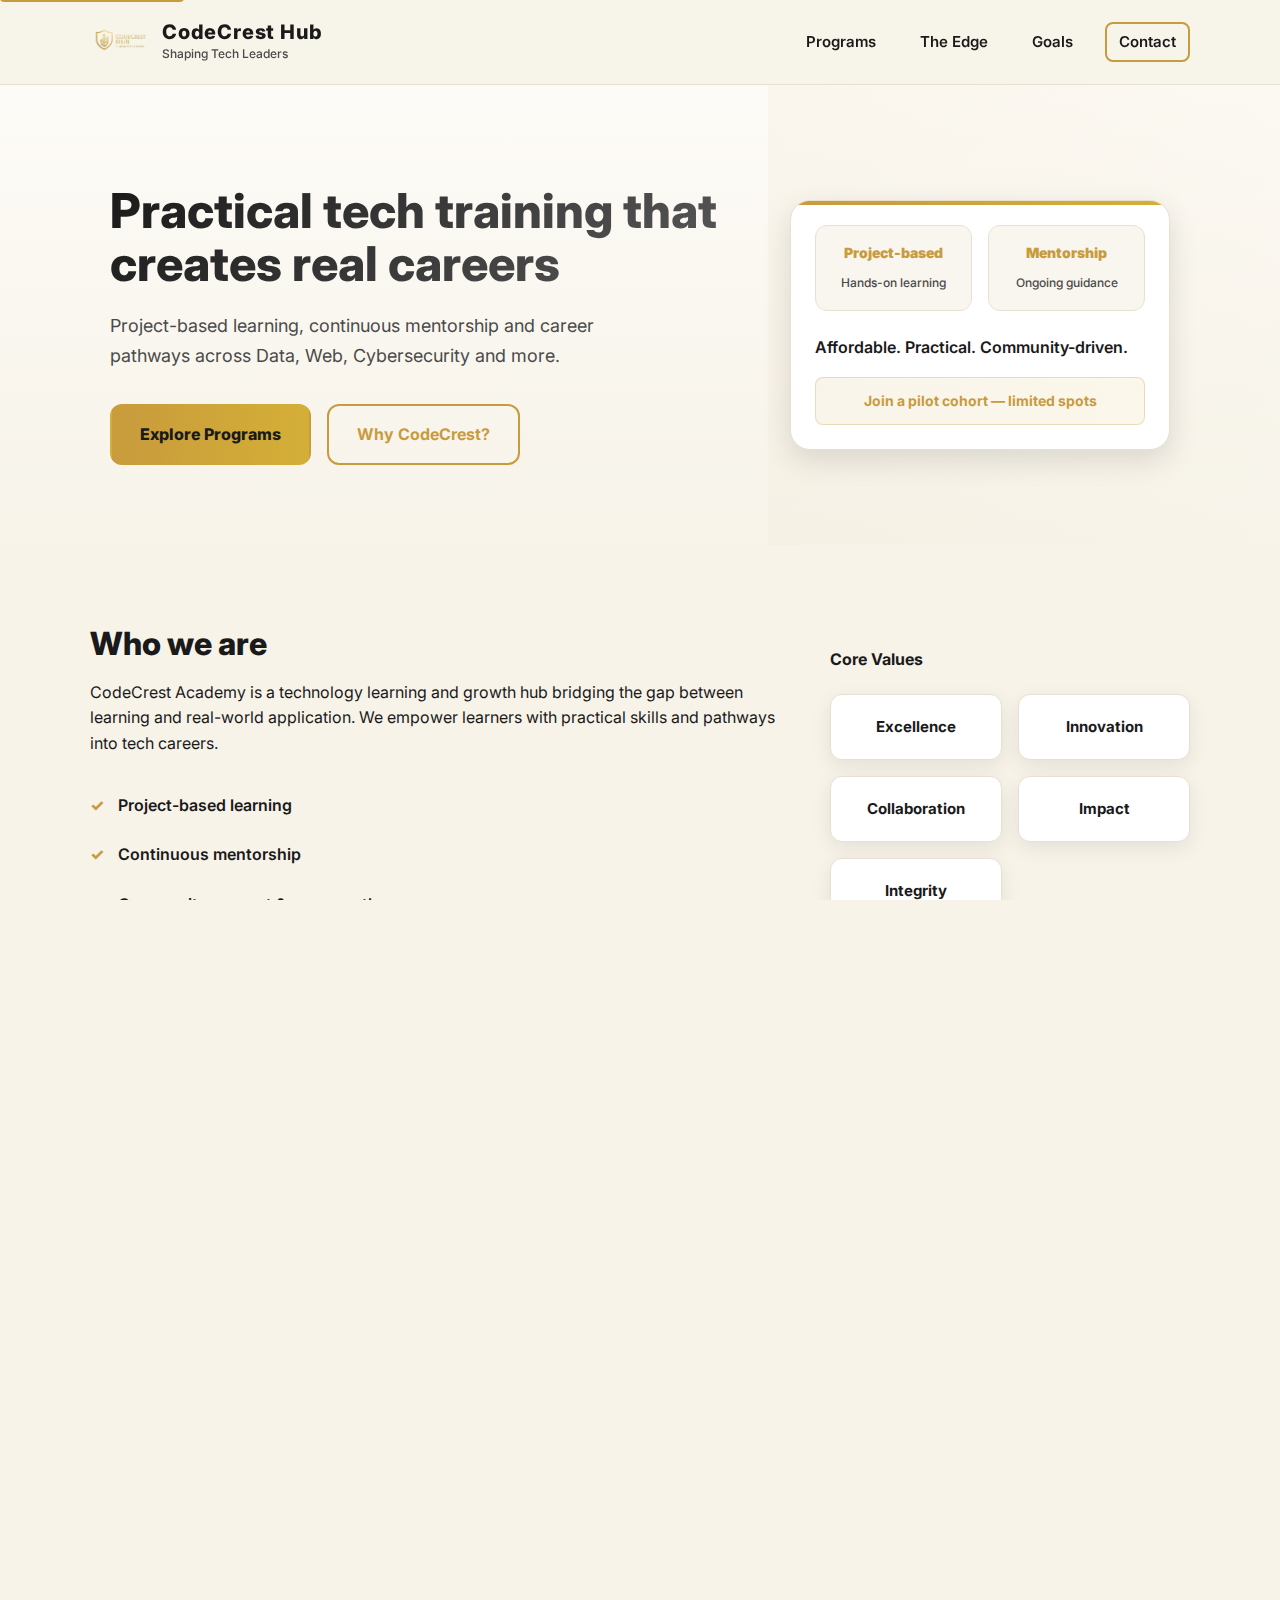
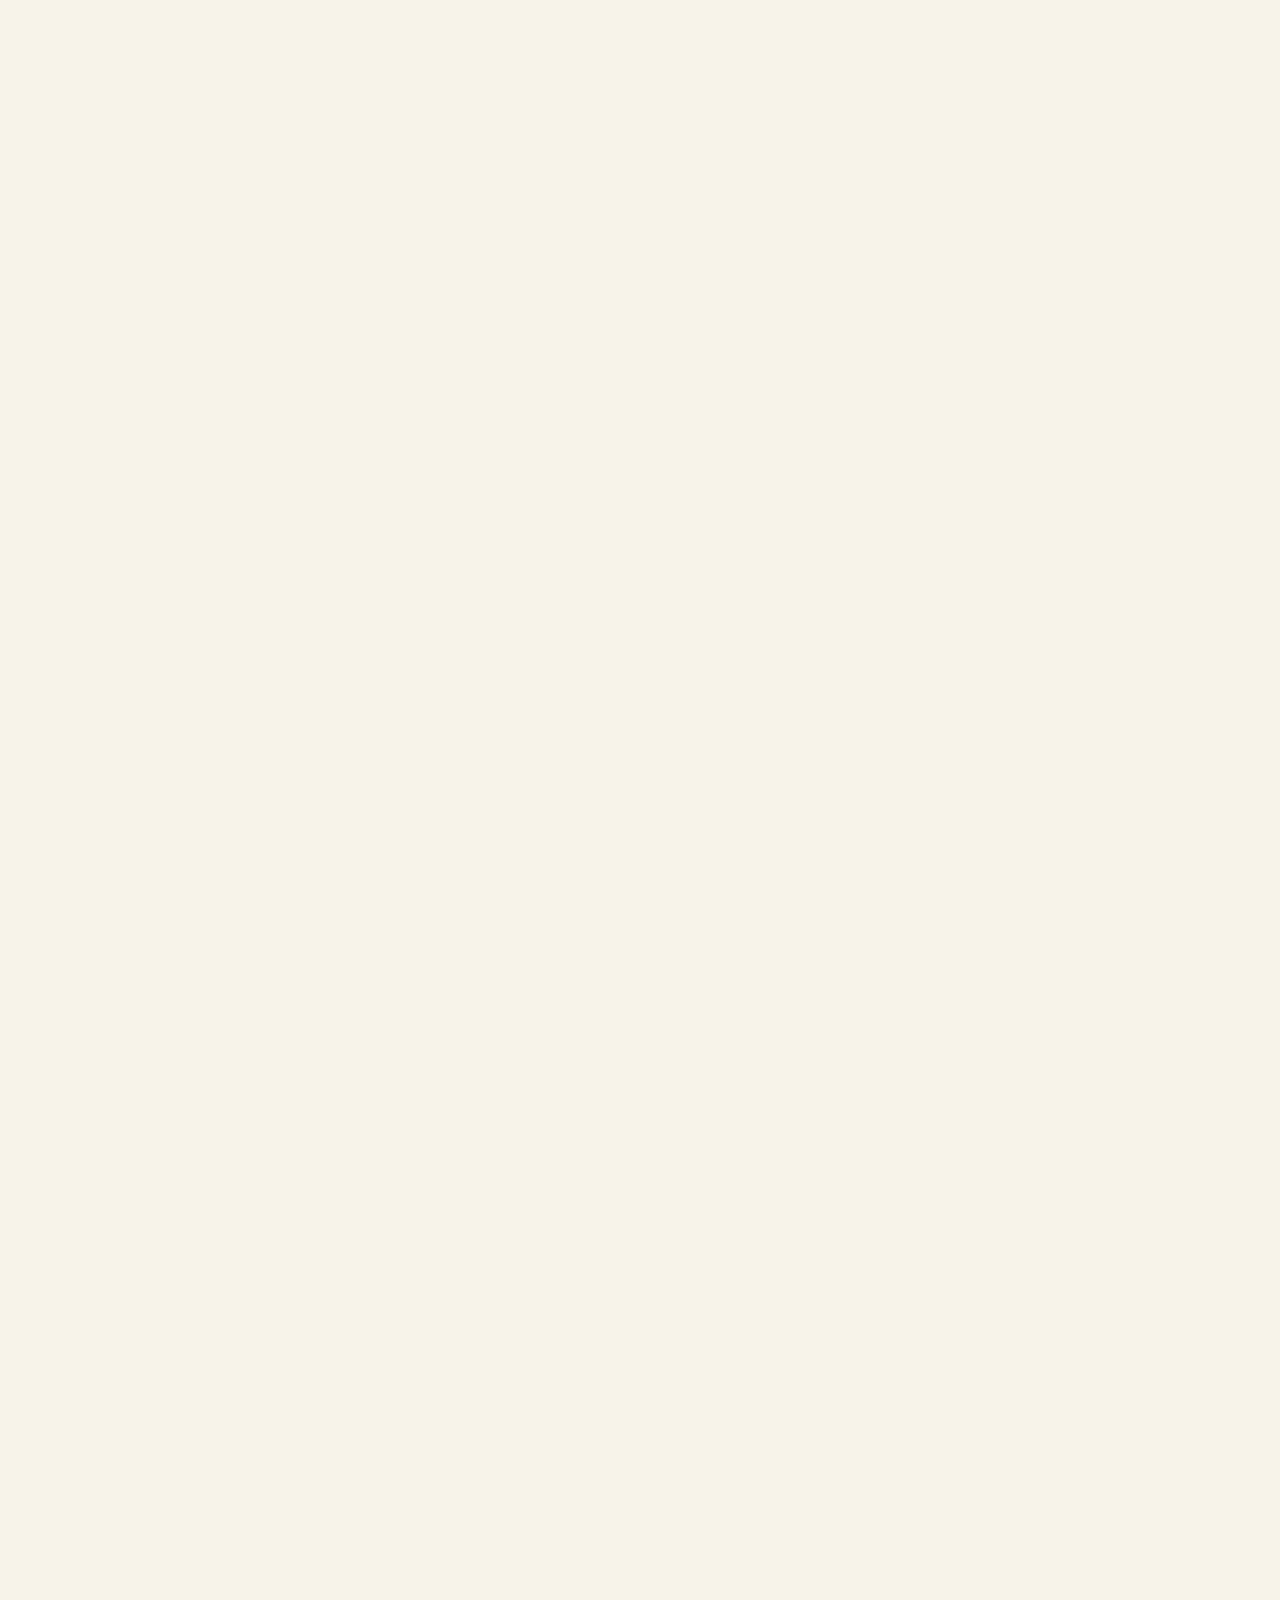
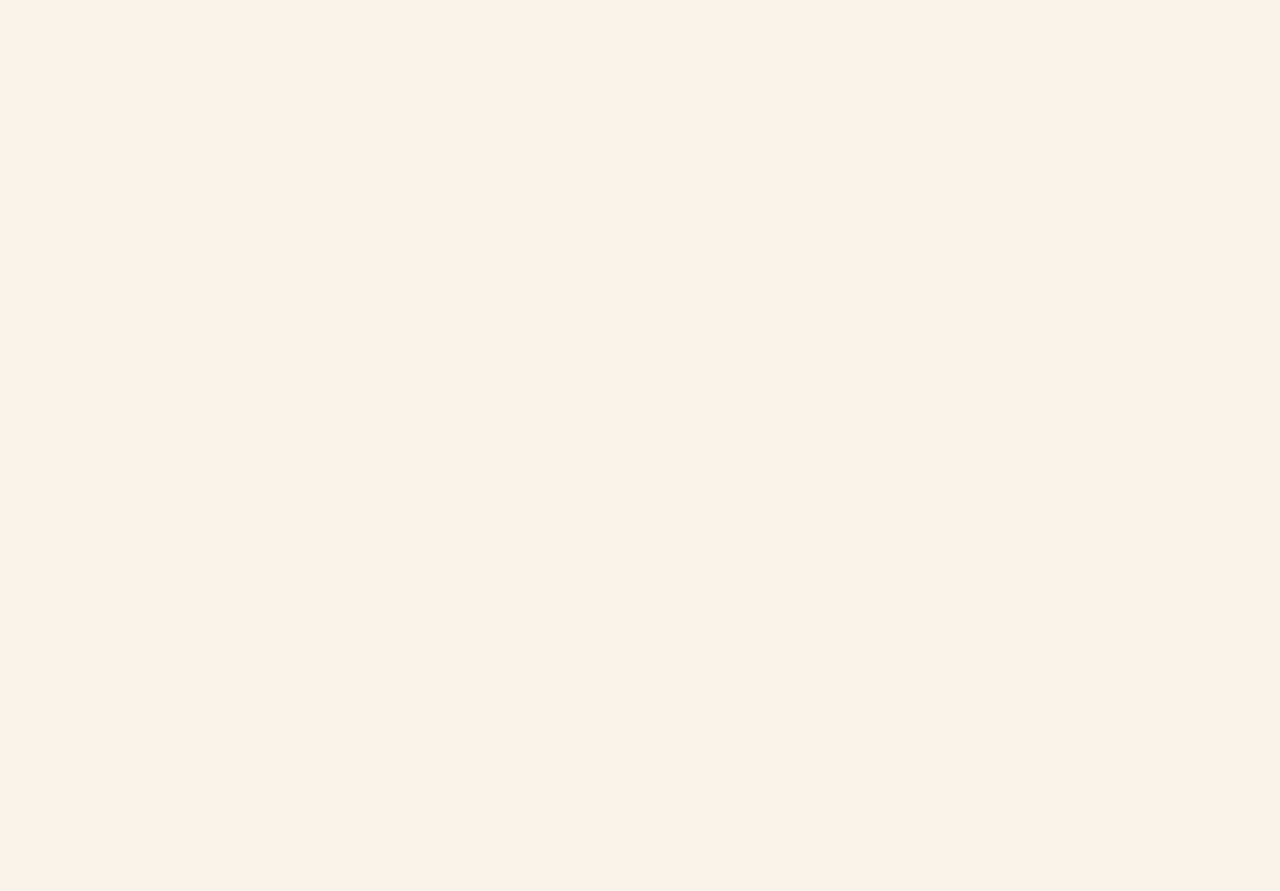
<file: index.html>
<!doctype html>
<html lang="en">
<head>
  <meta charset="utf-8" />
  <meta name="viewport" content="width=device-width,initial-scale=1" />
  <title>CodeCrest Hub — Shaping Tech Leaders</title>
  <meta name="description" content="CodeCrest Hub — practical, affordable tech training in Africa. Project-based learning, mentorship and career pathways." />
  
  <!-- SEO Meta Tags -->
  <meta property="og:title" content="CodeCrest Hub — Shaping Tech Leaders">
  <meta property="og:description" content="Practical tech training that creates real careers in Africa.">
  <meta property="og:type" content="website">
  <meta name="twitter:card" content="summary_large_image">
  
  <!-- Favicon (add your favicon.ico to root) -->
  <link rel="icon" href="favicon.ico" type="image/x-icon">
  
  <!-- Preconnect for fonts -->
  <link rel="preconnect" href="https://fonts.googleapis.com">
  <link rel="preconnect" href="https://fonts.gstatic.com" crossorigin>
  
  <!-- Fonts -->
  <link href="https://fonts.googleapis.com/css2?family=Inter:wght@300;400;500;600;700;800&display=swap" rel="stylesheet">
  
  <!-- Stylesheets -->
  <link rel="stylesheet" href="styles.css" />
</head>

<body>
  <!-- Skip to main content for accessibility -->
  <a href="#main-content" class="skip-link">Skip to main content</a>
  
  <!-- HEADER -->
  <header class="site-header">
    <div class="container header-inner">
      <div class="brand">
        <img src="assets/logo.png" alt="CodeCrest Hub - Technology Training Academy" class="logo" width="60" height="60" />
        <div class="brand-text">
          <h1>CodeCrest Hub</h1>
          <p class="tagline">Shaping Tech Leaders</p>
        </div>
      </div>

      <nav class="nav" aria-label="Primary Navigation">
        <a href="#programs">Programs</a>
        <a href="#edge">The Edge</a>
        <a href="#goals">Goals</a>
        <a href="#contact" class="btn-ghost">Contact</a>
        <button class="nav-close" aria-label="Close menu">×</button>
      </nav>

      <button class="nav-toggle" aria-label="Toggle menu" aria-expanded="false" aria-controls="primary-nav">
        <span class="hamburger"></span>
      </button>
    </div>
  </header>

  <main id="main-content">
    <!-- HERO -->
    <section class="hero">
      <div class="container hero-grid">
        <div class="hero-copy">
          <h2 class="reveal">Practical tech training that creates real careers</h2>
          <p class="lead reveal delay-1">
            Project-based learning, continuous mentorship and career pathways across Data, Web, Cybersecurity and more.
          </p>
          <div class="hero-ctas reveal delay-2">
            <a class="btn primary" href="#programs">Explore Programs</a>
            <a class="btn outline" href="#edge">Why CodeCrest?</a>
          </div>
        </div>

        <div class="hero-card reveal delay-3" aria-hidden="true">
          <div class="card-top">
            <div class="stat">
              <strong>Project-based</strong>
              <span>Hands-on learning</span>
            </div>
            <div class="stat">
              <strong>Mentorship</strong>
              <span>Ongoing guidance</span>
            </div>
          </div>
          <div class="card-body">
            <p>Affordable. Practical. Community-driven.</p>
            <div class="micro-cta">Join a pilot cohort — limited spots</div>
          </div>
        </div>
      </div>
    </section>

    <!-- ABOUT -->
    <section id="about" class="section container">
      <div class="section-grid">
        <div>
          <h3>Who we are</h3>
          <p>
            CodeCrest Academy is a technology learning and growth hub bridging the gap between learning and real-world application. We empower learners with practical skills and pathways into tech careers.
          </p>
          <ul class="bullets">
            <li>Project-based learning</li>
            <li>Continuous mentorship</li>
            <li>Community support & career pathways</li>
          </ul>
        </div>
        <div class="values">
          <h4>Core Values</h4>
          <div class="value-grid">
            <div class="value">Excellence</div>
            <div class="value">Innovation</div>
            <div class="value">Collaboration</div>
            <div class="value">Impact</div>
            <div class="value">Integrity</div>
          </div>
        </div>
      </div>
    </section>

    <!-- PROBLEMS -->
    <section id="problems" class="section dark">
      <div class="container">
        <h3 class="center">The Problem</h3>
        <p class="center narrow">Many learners gain certificates but lack practical experience, mentorship, and clear career pathways.</p>
        <div class="problems-grid">
          <div class="problem card-anim">Learning without real projects</div>
          <div class="problem card-anim">Lack of mentorship</div>
          <div class="problem card-anim">Overpriced courses</div>
          <div class="problem card-anim">No post-learning growth plan</div>
        </div>
      </div>
    </section>

    <!-- THE EDGE -->
    <section id="edge" class="section container">
      <h3>Our Solution — The CodeCrest Edge</h3>
      <p class="narrow">We turn learners into job-ready technologists through practical projects, mentorship, community support and career services.</p>
      <div class="edge-grid">
        <article class="edge-card"><h4>Project-based Learning</h4><p>Work on real projects that build a portfolio employers trust.</p></article>
        <article class="edge-card"><h4>Continuous Mentorship</h4><p>Guidance from industry professionals during and after courses.</p></article>
        <article class="edge-card"><h4>Affordable & Accessible</h4><p>Flexible pricing and inclusive enrollment models.</p></article>
        <article class="edge-card"><h4>Community Support</h4><p>Study groups, cohorts, and active forums to collaborate and grow.</p></article>
        <article class="edge-card"><h4>Career Pathways</h4><p>Internships, freelancing support and employability coaching.</p></article>
      </div>
    </section>

    <!-- PROGRAMS -->
    <section id="programs" class="section dark">
    <div class="container">
        <h3 class="center">Upcoming Programs</h3>
        <p class="center narrow">Hands-on courses launching soon. Join our community to stay updated!</p>
        <div class="programs-grid">
        <div class="program-card" data-program="Data Analysis" data-status="coming-soon">
            <h4>Data Analysis</h4>
            <p>From spreadsheets to storytelling with data.</p>
            <span class="program-status coming-soon">Launching Q2 2026</span>
        </div>
        <div class="program-card" data-program="Web Development" data-status="coming-soon">
            <h4>Web Development</h4>
            <p>Build modern, responsive websites and apps.</p>
            <span class="program-status coming-soon">Launching Q2 2026</span>
        </div>
        <div class="program-card" data-program="Cybersecurity" data-status="coming-soon">
            <h4>Cybersecurity</h4>
            <p>Fundamentals of protecting systems and networks.</p>
            <span class="program-status coming-soon">Launching Q3 2027</span>
        </div>
        <div class="program-card" data-program="Digital Marketing" data-status="coming-soon">
            <h4>Digital Marketing</h4>
            <p>Practical growth strategies and analytics.</p>
            <span class="program-status coming-soon">Launching Q3 2027</span>
        </div>
        <div class="program-card" data-program="AI / ML" data-status="coming-soon">
            <h4>AI / ML</h4>
            <p>Applied machine learning projects.</p>
            <span class="program-status coming-soon">Launching 2028</span>
        </div>
        <!-- Updated Waitlist Card - Now a direct link to WhatsApp -->
        <a href="https://chat.whatsapp.com/CmUJec2yU4QFihAx3Dmea6" class="program-card special waitlist-link" 
            target="_blank" rel="noopener noreferrer" 
            aria-label="Join our WhatsApp community group">
            <div class="card-content">
            <h4>Join Our Community</h4>
            <p>Connect with other learners, get updates, and join discussions in our WhatsApp group.</p>
            <span class="program-status waitlist">
                <span class="whatsapp-icon">📱</span> Join WhatsApp Group
            </span>
            </div>
        </a>
        </div>
    </div>
    </section>

    <!-- GOALS -->
    <section id="goals" class="section container">
      <h3>Goals Timeline</h3>
      <div class="timeline-wrap" tabindex="0" aria-label="Use arrow keys to navigate timeline">
        <div class="timeline">
          <div class="time-item" tabindex="0">
            <h5>Short-Term (6–12 months)</h5>
            <p>Launch pilots in Data & Cybersecurity. Build community & LMS.</p>
          </div>
          <div class="time-item" tabindex="0">
            <h5>12–24 months</h5>
            <p>Expand programs, secure partnerships, scale cohorts.</p>
          </div>
          <div class="time-item" tabindex="0">
            <h5>2–5 years</h5>
            <p>Physical co-learning hub, scholarship fund, recognized talent pipeline.</p>
          </div>
        </div>
      </div>
    </section>

    <!-- CONTACT CTA -->
    <section id="contact" class="section dark footer-cta">
      <div class="container contact-box">
        <h3>Get in Touch</h3>
        <p class="narrow">Reach out for partnerships, cohort enrollment, or general enquiries.</p>
        <div class="contact-actions">
          <a class="btn primary" href="https://wa.me/2349131575084" target="_blank" rel="noopener noreferrer">Chat on WhatsApp</a>
          <a class="btn outline" href="mailto:codecrestacademyltd@gmail.com">Send Email</a>
        </div>
        <div class="contact-socials">
          <a href="https://instagram.com/codecresthub" target="_blank" rel="noopener noreferrer" aria-label="Instagram">IG</a>
          <a href="https://linkedin.com/company/codecresthub" target="_blank" rel="noopener noreferrer" aria-label="LinkedIn">in</a>
          <a href="https://twitter.com/codecresthub" target="_blank" rel="noopener noreferrer" aria-label="Twitter">X</a>
          <a href="https://facebook.com/codecresthub" target="_blank" rel="noopener noreferrer" aria-label="Facebook">FB</a>
        </div>
      </div>
    </section>
  </main>

  <!-- FOOTER -->
  <footer class="site-footer">
    <div class="container footer-flex">
      <div>© <span id="year"></span> CodeCrest Hub — Shaping Tech Leaders</div>
      <div class="footer-socials">
        <a href="https://twitter.com/codecresthub" target="_blank" rel="noopener noreferrer">Twitter</a>
        <a href="https://instagram.com/codecresthub" target="_blank" rel="noopener noreferrer">Instagram</a>
        <a href="https://linkedin.com/company/codecresthub" target="_blank" rel="noopener noreferrer">LinkedIn</a>
        <a href="https://youtube.com/codecresthub" target="_blank" rel="noopener noreferrer">YouTube</a>
        <a href="https://facebook.com/codecresthub" target="_blank" rel="noopener noreferrer">Facebook</a>
      </div>
    </div>
  </footer>

  <!-- MODAL -->
<div id="modal" class="modal hidden" role="dialog" aria-modal="true" aria-labelledby="modal-title" aria-describedby="modal-desc">
  <div class="modal-content">
    <button class="modal-close" aria-label="Close modal">&times;</button>
    <h3 id="modal-title">Program Details</h3>
    <div id="modal-desc">
      <p>Loading program information...</p>
    </div>
    <div class="modal-actions">
      <button id="close-modal" class="btn outline">Close</button>
      <a id="whatsapp-link" href="https://chat.whatsapp.com/CmUJec2yU4QFihAx3Dmea6" target="_blank" rel="noopener noreferrer" class="btn primary" style="text-decoration: none;">
        Join WhatsApp Group
      </a>
    </div>
  </div>
</div>

  <script src="script.js"></script>
</body>
</html>
</file>
<file: styles.css>
/* ---------------------------------------------------
   GLOBAL THEME VARIABLES & BASE
--------------------------------------------------- */
:root{
  /* Colors */
  --bg: #F7F3E9;              /* Soft cream background */
  --card: #FFFFFF;            /* White cards */
  --muted: #4A4A4A;           /* Improved contrast grey text */
  --text: #1A1A1A;            /* Darker text for better contrast */
  --border: #E8E1D2;          /* Soft border */
  --gold: linear-gradient(90deg, #C89B3C, #D4AF37); /* Improved gold gradient */
  --accent: #C89B3C;          /* Darker gold for better contrast */
  --dark-bg: #1A1A1A;         /* Darker background for better contrast */
  --dark-text: #F7F3E9;       /* Light text on dark */
  --shadow: 0 6px 20px rgba(0,0,0,0.08);
  --shadow-hover: 0 10px 30px rgba(0,0,0,0.12);
  
  /* AI Chat Colors */
  --ai-primary: #6c5ce7;
  --ai-secondary: #3498db;
  --ai-gradient: linear-gradient(135deg, var(--ai-primary), var(--ai-secondary));
  --whatsapp-green: #25D366;
  --error-red: #ff4757;
  --success-green: #2ecc71;
  
  /* Layout */
  --max-width: 1100px;
  --radius: 14px;
  --gap: 24px;
  
  /* Typography */
  font-family: "Inter", system-ui, -apple-system, "Segoe UI", Roboto, Arial, sans-serif;
  font-size: clamp(16px, 1vw, 18px); /* Responsive base font */
}

/* ---------------------------------------------------
   BASE LAYOUT
--------------------------------------------------- */
*, *::before, *::after {
  box-sizing: border-box;
}

html, body {
  height: 100%;
  margin: 0;
  padding: 0;
  background: var(--bg);
  color: var(--text);
  -webkit-font-smoothing: antialiased;
  -moz-osx-font-smoothing: grayscale;
  line-height: 1.6;
  scroll-behavior: smooth;
  overflow-x: hidden; /* Prevent horizontal scroll */
}

/* Accessibility: Reduced motion */
@media (prefers-reduced-motion: reduce) {
  *,
  *::before,
  *::after {
    animation-duration: 0.01ms !important;
    animation-iteration-count: 1 !important;
    transition-duration: 0.01ms !important;
    scroll-behavior: auto !important;
  }
  
  .hero-card,
  .reveal,
  .card-anim {
    animation: none !important;
    transition: none !important;
  }
}

/* Skip link for keyboard users */
.skip-link {
  position: absolute;
  top: -40px;
  left: 0;
  background: var(--accent);
  color: white;
  padding: 8px 16px;
  text-decoration: none;
  z-index: 1000;
  border-radius: 4px;
}

.skip-link:focus {
  top: 10px;
}

.container {
  width: 100%;
  max-width: var(--max-width);
  margin: 0 auto;
  padding: 0 20px;
}

/* Focus styles for accessibility */
a:focus,
button:focus,
input:focus,
textarea:focus,
select:focus {
  outline: 2px solid var(--accent);
  outline-offset: 2px;
}

/* ---------------------------------------------------
   HEADER
--------------------------------------------------- */
.site-header {
  position: sticky;
  top: 0;
  z-index: 100;
  backdrop-filter: blur(10px);
  background: rgba(247, 243, 233, 0.95);
  border-bottom: 1px solid var(--border);
  transition: background-color 0.3s ease;
}

@media (max-width: 768px) {
  .site-header {
    backdrop-filter: blur(5px); /* Reduce blur on mobile for performance */
  }
}

.header-inner {
  display: flex;
  align-items: center;
  justify-content: space-between;
  padding: 12px 0;
  min-height: 80px;
}

.brand {
  display: flex;
  align-items: center;
  gap: 12px;
}

.logo {
  width: 60px;
  height: 60px;
  aspect-ratio: 1;
  object-fit: contain;
  transition: transform 0.3s ease;
  border-radius: 8px;
}

.logo:hover,
.logo:focus {
  transform: scale(1.05) rotate(2deg);
  outline: 2px solid var(--accent);
  outline-offset: 2px;
}

.brand-text h1 {
  margin: 0;
  font-size: clamp(18px, 2vw, 20px);
  font-weight: 800;
  letter-spacing: 0.04em;
  line-height: 1.2;
}

.tagline {
  margin: 0;
  font-size: clamp(11px, 1vw, 12px);
  color: var(--muted);
  font-weight: 500;
}

/* ---------------------------------------------------
   NAVIGATION
--------------------------------------------------- */
.nav {
  display: flex;
  gap: 20px;
  align-items: center;
}

.nav a {
  text-decoration: none;
  color: var(--text);
  font-size: 15px;
  font-weight: 600;
  padding: 6px 12px;
  border-radius: 8px;
  transition: all 0.3s ease;
  position: relative;
}

.nav a:hover,
.nav a:focus {
  color: var(--accent);
  background: rgba(200, 155, 60, 0.1);
  outline: none;
}

.nav a::after {
  content: '';
  position: absolute;
  bottom: -2px;
  left: 12px;
  right: 12px;
  height: 2px;
  background: var(--accent);
  transform: scaleX(0);
  transition: transform 0.3s ease;
}

.nav a:hover::after,
.nav a:focus::after {
  transform: scaleX(1);
}

.btn-ghost {
  border: 2px solid var(--accent);
  padding: 8px 16px;
  border-radius: 10px;
  font-weight: 600;
  background: transparent;
  transition: all 0.3s ease;
}

.btn-ghost:hover,
.btn-ghost:focus {
  background: var(--gold);
  color: #fff;
  transform: translateY(-2px);
}

/* Mobile Navigation */
.nav-toggle {
  display: none;
  background: none;
  border: 2px solid var(--border);
  width: 44px;
  height: 44px;
  border-radius: 8px;
  padding: 0;
  cursor: pointer;
  flex-direction: column;
  justify-content: center;
  align-items: center;
  transition: all 0.3s ease;
}

.nav-toggle:hover,
.nav-toggle:focus {
  border-color: var(--accent);
  outline: none;
}

.hamburger {
  display: block;
  width: 20px;
  height: 2px;
  background: var(--text);
  position: relative;
  transition: background 0.3s ease;
}

.hamburger::before,
.hamburger::after {
  content: '';
  position: absolute;
  width: 20px;
  height: 2px;
  background: var(--text);
  transition: transform 0.3s ease;
}

.hamburger::before {
  top: -6px;
}

.hamburger::after {
  bottom: -6px;
}

.nav-toggle[aria-expanded="true"] .hamburger {
  background: transparent;
}

.nav-toggle[aria-expanded="true"] .hamburger::before {
  transform: rotate(45deg);
  top: 0;
}

.nav-toggle[aria-expanded="true"] .hamburger::after {
  transform: rotate(-45deg);
  bottom: 0;
}

.nav-close {
  display: none;
  position: absolute;
  top: 20px;
  right: 20px;
  background: none;
  border: none;
  font-size: 28px;
  color: var(--text);
  cursor: pointer;
  width: 44px;
  height: 44px;
  border-radius: 50%;
  transition: all 0.3s ease;
}

.nav-close:hover,
.nav-close:focus {
  background: rgba(0, 0, 0, 0.1);
  outline: none;
}

/* ---------------------------------------------------
   HERO SECTION
--------------------------------------------------- */
.hero {
  padding: 100px 0 80px;
  background: linear-gradient(180deg, #FDFBF7, #F7F3E9);
  position: relative;
  overflow: hidden;
}

.hero::before {
  content: '';
  position: absolute;
  top: 0;
  right: 0;
  width: 40%;
  height: 100%;
  background: linear-gradient(135deg, rgba(200, 155, 60, 0.05) 0%, transparent 100%);
  z-index: 0;
}

.hero-grid {
  display: grid;
  grid-template-columns: 1fr 380px;
  gap: 60px;
  align-items: center;
  position: relative;
  z-index: 1;
}

.hero-copy h2 {
  font-size: clamp(32px, 4vw, 48px);
  font-weight: 800;
  line-height: 1.1;
  margin: 0 0 20px;
  background: linear-gradient(135deg, #1A1A1A 0%, #5A5A5A 100%);
  -webkit-background-clip: text;
  -webkit-text-fill-color: transparent;
  background-clip: text;
}

.lead {
  font-size: clamp(16px, 1.5vw, 18px);
  color: var(--muted);
  margin-bottom: 32px;
  max-width: 540px;
  line-height: 1.7;
}

.hero-ctas {
  display: flex;
  gap: 16px;
  flex-wrap: wrap;
}

/* Buttons */
.btn {
  display: inline-flex;
  align-items: center;
  justify-content: center;
  padding: 16px 28px;
  border-radius: 12px;
  text-decoration: none;
  font-weight: 700;
  font-size: 16px;
  transition: all 0.3s cubic-bezier(0.4, 0, 0.2, 1);
  border: 2px solid transparent;
  min-height: 56px;
  cursor: pointer;
  text-align: center;
  -webkit-tap-highlight-color: transparent; /* Remove tap highlight on mobile */
}

.btn:focus {
  outline: 2px solid var(--accent);
  outline-offset: 3px;
}

.btn.primary {
  background: var(--gold);
  color: #1A1A1A;
  font-weight: 800;
  position: relative;
  overflow: hidden;
}

.btn.primary:hover,
.btn.primary:focus {
  transform: translateY(-3px);
  box-shadow: 0 10px 25px rgba(200, 155, 60, 0.3);
  filter: brightness(1.1);
}

.btn.outline {
  border: 2px solid var(--accent);
  color: var(--accent);
  background: transparent;
}

.btn.outline:hover,
.btn.outline:focus {
  background: var(--gold);
  color: #1A1A1A;
  transform: translateY(-3px);
  box-shadow: 0 10px 25px rgba(0, 0, 0, 0.1);
}

/* Hero Card */
.hero-card {
  background: var(--card);
  padding: 24px;
  border-radius: 20px;
  border: 1px solid var(--border);
  box-shadow: var(--shadow-hover);
  animation: floatEnhanced 6s ease-in-out infinite;
  position: relative;
  overflow: hidden;
}

.hero-card::before {
  content: '';
  position: absolute;
  top: 0;
  left: 0;
  right: 0;
  height: 4px;
  background: var(--gold);
}

@keyframes floatEnhanced {
  0%, 100% { 
    transform: translateY(0) rotate(0.5deg) scale(1);
  }
  50% { 
    transform: translateY(-15px) rotate(-0.5deg) scale(1.02);
    box-shadow: 0 25px 50px rgba(0, 0, 0, 0.15);
  }
}

.card-top {
  display: grid;
  grid-template-columns: 1fr 1fr;
  gap: 16px;
  margin-bottom: 24px;
}

.stat {
  background: #F9F5EF;
  padding: 16px;
  border-radius: 12px;
  text-align: center;
  font-weight: 700;
  border: 1px solid var(--border);
  transition: all 0.3s ease;
}

.stat:hover {
  transform: translateY(-3px);
  box-shadow: 0 5px 15px rgba(0, 0, 0, 0.1);
}

.stat strong {
  display: block;
  font-size: 14px;
  color: var(--accent);
  margin-bottom: 4px;
}

.stat span {
  font-size: 12px;
  color: var(--muted);
  font-weight: 500;
}

.card-body p {
  font-size: 16px;
  font-weight: 600;
  margin: 0 0 16px;
  color: var(--text);
}

.micro-cta {
  background: linear-gradient(90deg, rgba(200, 155, 60, 0.1), rgba(212, 175, 55, 0.1));
  padding: 12px;
  border-radius: 8px;
  font-size: 14px;
  font-weight: 700;
  color: var(--accent);
  text-align: center;
  border: 1px solid rgba(200, 155, 60, 0.3);
}

/* ---------------------------------------------------
   SECTIONS
--------------------------------------------------- */
.section {
  padding: 80px 0;
}

.section-grid {
  display: grid;
  grid-template-columns: 1fr 360px;
  gap: 48px;
  align-items: start;
}

h3 {
  font-size: clamp(24px, 3vw, 32px);
  margin: 0 0 16px;
  font-weight: 800;
  line-height: 1.2;
}

.center {
  text-align: center;
}

.narrow {
  max-width: 680px;
  margin: 0 auto 32px;
  color: var(--muted);
  font-size: 18px;
  line-height: 1.7;
}

.bullets {
  list-style: none;
  padding: 0;
  margin: 24px 0;
}

.bullets li {
  padding: 12px 0;
  color: var(--text);
  font-weight: 600;
  position: relative;
  padding-left: 28px;
}

.bullets li::before {
  content: '✓';
  position: absolute;
  left: 0;
  color: var(--accent);
  font-weight: 800;
}

/* Values */
.values .value-grid {
  display: grid;
  grid-template-columns: repeat(auto-fit, minmax(120px, 1fr));
  gap: 16px;
}

.value {
  background: var(--card);
  padding: 20px 16px;
  border-radius: 12px;
  border: 1px solid var(--border);
  text-align: center;
  font-weight: 700;
  box-shadow: var(--shadow);
  transition: all 0.3s ease;
  font-size: 15px;
}

.value:hover {
  transform: translateY(-5px);
  box-shadow: var(--shadow-hover);
  border-color: var(--accent);
}

/* ---------------------------------------------------
   DARK SECTIONS
--------------------------------------------------- */
.dark {
  background: var(--dark-bg);
  color: var(--dark-text);
  border-top: 1px solid rgba(255, 255, 255, 0.1);
  border-bottom: 1px solid rgba(255, 255, 255, 0.1);
}

.dark .narrow {
  color: rgba(247, 243, 233, 0.8);
}

.dark .problem,
.dark .edge-card,
.dark .program-card,
.dark .value,
.dark .stat,
.dark .hero-card {
  background: rgba(255, 255, 255, 0.05);
  border-color: rgba(255, 255, 255, 0.1);
  color: var(--dark-text);
}

.dark .problem:hover,
.dark .edge-card:hover,
.dark .program-card:hover {
  background: rgba(255, 255, 255, 0.1);
  border-color: var(--accent);
}

/* ---------------------------------------------------
   PROBLEMS SECTION
--------------------------------------------------- */
.problems-grid {
  display: grid;
  grid-template-columns: repeat(auto-fit, minmax(250px, 1fr));
  gap: 24px;
  margin-top: 40px;
}

.problem {
  background: var(--card);
  padding: 28px 24px;
  border-radius: 16px;
  text-align: center;
  border: 1px solid var(--border);
  box-shadow: var(--shadow);
  transition: all 0.4s cubic-bezier(0.4, 0, 0.2, 1);
  font-weight: 700;
  font-size: 18px;
  cursor: default;
}

.problem:hover {
  transform: translateY(-8px) scale(1.02);
  box-shadow: var(--shadow-hover);
  border-color: var(--accent);
}

/* ---------------------------------------------------
   EDGE CARDS
--------------------------------------------------- */
.edge-grid {
  display: grid;
  grid-template-columns: repeat(auto-fit, minmax(280px, 1fr));
  gap: 24px;
  margin-top: 40px;
}

.edge-card {
  background: var(--card);
  padding: 32px 24px;
  border-radius: 16px;
  border: 1px solid var(--border);
  box-shadow: var(--shadow);
  transition: all 0.4s cubic-bezier(0.4, 0, 0.2, 1);
  cursor: default;
}

.edge-card h4 {
  font-size: 20px;
  margin: 0 0 12px;
  color: var(--accent);
  font-weight: 800;
}

.edge-card p {
  margin: 0;
  color: var(--muted);
  line-height: 1.6;
}

.edge-card:hover {
  transform: translateY(-8px);
  box-shadow: var(--shadow-hover);
  border-color: var(--accent);
}

/* ---------------------------------------------------
   PROGRAMS
--------------------------------------------------- */
.programs-grid {
  display: grid;
  grid-template-columns: repeat(auto-fit, minmax(280px, 1fr));
  gap: 24px;
  margin-top: 40px;
}

.program-card {
  background: var(--card);
  padding: 32px 28px;
  border-radius: 16px;
  border: 2px solid var(--border);
  box-shadow: var(--shadow);
  transition: all 0.4s cubic-bezier(0.4, 0, 0.2, 1);
  cursor: pointer;
  position: relative;
  overflow: hidden;
  -webkit-tap-highlight-color: transparent; /* Remove tap highlight on mobile */
}

.program-card::before {
  content: '';
  position: absolute;
  top: 0;
  left: 0;
  right: 0;
  height: 4px;
  background: var(--gold);
  transform: scaleX(0);
  transition: transform 0.3s ease;
}

.program-card:hover::before {
  transform: scaleX(1);
}

.program-card h4 {
  font-size: 22px;
  margin: 0 0 12px;
  font-weight: 800;
  color: var(--text);
}

.program-card p {
  margin: 0 0 16px;
  color: var(--muted);
  line-height: 1.6;
}

.program-card:hover {
  transform: translateY(-6px);
  box-shadow: var(--shadow-hover);
  border-color: var(--accent);
}

.program-card.coming-soon {
  opacity: 0.9;
  filter: grayscale(0.1);
}

.program-card.coming-soon:hover {
  transform: translateY(-6px);
  border-color: var(--accent);
}

/* Program Status Styles */
.program-status {
  display: inline-block;
  padding: 8px 16px;
  border-radius: 20px;
  font-size: 14px;
  font-weight: 700;
  margin-top: 12px;
  border: 1px solid transparent;
}

.program-status.coming-soon {
  background: rgba(200, 155, 60, 0.15);
  color: var(--accent);
  border-color: rgba(200, 155, 60, 0.3);
}

/* Dark theme adjustments for program cards */
.dark .program-card {
  background: rgba(255, 255, 255, 0.05);
  border-color: rgba(255, 255, 255, 0.1);
  color: var(--dark-text);
}

.dark .program-card h4 {
  color: var(--dark-text);
}

.dark .program-card p {
  color: rgba(247, 243, 233, 0.7);
}

.dark .program-card:hover {
  background: rgba(255, 255, 255, 0.1);
  border-color: var(--accent);
}

/* ---------------------------------------------------
   WHATSAPP WAITLIST CARD
--------------------------------------------------- */
.waitlist-link {
  text-decoration: none;
  display: block;
  transition: all 0.3s ease;
  color: inherit;
}

.waitlist-link .card-content {
  padding: 32px 28px;
}

.waitlist-link:hover {
  transform: translateY(-8px);
  box-shadow: 0 20px 40px rgba(37, 211, 102, 0.2) !important;
}

/* WhatsApp icon in status */
.whatsapp-icon {
  display: inline-block;
  margin-right: 8px;
  font-size: 16px;
}

/* Special styling for the WhatsApp card */
.program-card.special {
  background: linear-gradient(135deg, rgba(37, 211, 102, 0.1), rgba(255, 255, 255, 0.05));
  border: 2px solid rgba(37, 211, 102, 0.3);
}

.program-card.special:hover {
  border-color: var(--whatsapp-green);
  background: linear-gradient(135deg, rgba(37, 211, 102, 0.15), rgba(37, 211, 102, 0.05));
  transform: translateY(-8px);
}

.program-status.waitlist {
  background: rgba(37, 211, 102, 0.15);
  color: var(--whatsapp-green);
  border: 1px solid rgba(37, 211, 102, 0.3);
  display: inline-flex;
  align-items: center;
  justify-content: center;
  gap: 8px;
}

.dark .program-card.special {
  background: linear-gradient(135deg, rgba(37, 211, 102, 0.1), rgba(43, 43, 43, 0.9));
}

.dark .program-card.special:hover {
  background: linear-gradient(135deg, rgba(37, 211, 102, 0.2), rgba(43, 43, 43, 0.8));
}

/* Ensure card content inherits proper colors */
.waitlist-link h4,
.waitlist-link p {
  color: inherit;
}

/* Dark theme adjustments */
.dark .program-card.special {
  background: linear-gradient(135deg, rgba(37, 211, 102, 0.1), rgba(43, 43, 43, 0.9));
  color: var(--dark-text);
}

.dark .program-card.special h4,
.dark .program-card.special p {
  color: var(--dark-text);
}

.dark .program-card.special:hover {
  background: linear-gradient(135deg, rgba(37, 211, 102, 0.2), rgba(43, 43, 43, 0.8));
}

.dark .program-status.waitlist {
  color: var(--whatsapp-green);
  background: rgba(37, 211, 102, 0.15);
}

/* ---------------------------------------------------
   TIMELINE
--------------------------------------------------- */
.timeline-wrap {
  overflow-x: auto;
  padding: 20px 0 40px;
  margin-top: 20px;
  scrollbar-width: thin;
  scrollbar-color: var(--accent) transparent;
  -webkit-overflow-scrolling: touch; /* Smooth scrolling on iOS */
}

.timeline-wrap::-webkit-scrollbar {
  height: 6px;
}

.timeline-wrap::-webkit-scrollbar-track {
  background: transparent;
}

.timeline-wrap::-webkit-scrollbar-thumb {
  background: var(--accent);
  border-radius: 3px;
}

.timeline {
  display: flex;
  gap: 24px;
  min-width: min-content;
  padding: 10px;
}

.time-item {
  min-width: 320px;
  background: var(--card);
  padding: 32px 28px;
  border-radius: 16px;
  border: 1px solid var(--border);
  box-shadow: var(--shadow);
  transition: all 0.3s ease;
  flex-shrink: 0;
  cursor: default;
}

.time-item:focus {
  outline: 2px solid var(--accent);
  outline-offset: 3px;
}

.time-item:hover {
  transform: translateY(-5px);
  box-shadow: var(--shadow-hover);
}

.time-item h5 {
  font-size: 18px;
  margin: 0 0 12px;
  color: var(--accent);
  font-weight: 800;
}

.time-item p {
  margin: 0;
  color: var(--muted);
  line-height: 1.6;
}

/* ---------------------------------------------------
   CONTACT SECTION
--------------------------------------------------- */
.footer-cta {
  text-align: center;
  padding: 80px 0;
}

.contact-box {
  max-width: 800px;
  margin: 0 auto;
}

.contact-actions {
  margin-top: 32px;
  display: flex;
  gap: 20px;
  justify-content: center;
  flex-wrap: wrap;
}

.contact-socials {
  margin-top: 40px;
  display: flex;
  justify-content: center;
  gap: 16px;
  flex-wrap: wrap;
}

.contact-socials a {
  font-weight: 800;
  text-decoration: none;
  padding: 12px 20px;
  border-radius: 10px;
  border: 2px solid rgba(255, 255, 255, 0.2);
  color: var(--dark-text);
  transition: all 0.3s ease;
  min-width: 56px;
  text-align: center;
}

.contact-socials a:hover,
.contact-socials a:focus {
  background: rgba(255, 255, 255, 0.15);
  border-color: var(--accent);
  transform: translateY(-3px);
  outline: none;
}

/* ---------------------------------------------------
   FOOTER
--------------------------------------------------- */
.site-footer {
  padding: 32px 0;
  text-align: center;
  color: var(--muted);
  font-size: 15px;
  border-top: 1px solid var(--border);
}

.footer-flex {
  display: flex;
  justify-content: space-between;
  align-items: center;
  flex-wrap: wrap;
  gap: 20px;
}

.footer-socials {
  display: flex;
  gap: 20px;
  flex-wrap: wrap;
  justify-content: center;
}

.footer-socials a {
  color: var(--accent);
  text-decoration: none;
  font-weight: 600;
  transition: all 0.3s ease;
  padding: 4px 8px;
  border-radius: 4px;
}

.footer-socials a:hover,
.footer-socials a:focus {
  color: var(--text);
  background: rgba(200, 155, 60, 0.1);
  text-decoration: none;
  outline: none;
}

/* ---------------------------------------------------
   MODAL
--------------------------------------------------- */
.modal {
  position: fixed;
  inset: 0;
  background: rgba(0, 0, 0, 0.75);
  display: flex;
  justify-content: center;
  align-items: center;
  z-index: 1000;
  padding: 20px;
  backdrop-filter: blur(8px);
  opacity: 0;
  visibility: hidden;
  transition: all 0.3s ease;
}

.modal.active {
  opacity: 1;
  visibility: visible;
}

.modal-content {
  background: var(--card);
  padding: 40px;
  width: 90%;
  max-width: 480px;
  border-radius: 24px;
  border: 1px solid var(--border);
  box-shadow: 0 20px 60px rgba(0, 0, 0, 0.3);
  text-align: center;
  position: relative;
  transform: translateY(20px);
  transition: transform 0.3s ease;
  max-height: 90vh;
  overflow-y: auto;
}

.modal.active .modal-content {
  transform: translateY(0);
}

.modal-close {
  position: absolute;
  top: 16px;
  right: 16px;
  background: none;
  border: none;
  font-size: 32px;
  color: var(--muted);
  cursor: pointer;
  width: 44px;
  height: 44px;
  border-radius: 50%;
  display: flex;
  align-items: center;
  justify-content: center;
  transition: all 0.3s ease;
}

.modal-close:hover,
.modal-close:focus {
  color: var(--text);
  background: rgba(0, 0, 0, 0.05);
  outline: none;
}

.modal-content h3 {
  font-size: 28px;
  margin: 0 0 16px;
  color: var(--accent);
}

.modal-content p {
  color: var(--muted);
  margin: 0 0 32px;
  font-size: 17px;
  line-height: 1.6;
}

.modal-actions {
  display: flex;
  gap: 16px;
  justify-content: center;
  flex-wrap: wrap;
}

/* ---------------------------------------------------
   REVEAL ANIMATIONS
--------------------------------------------------- */
.reveal {
  opacity: 0;
  transform: translateY(30px);
  transition: all 0.8s cubic-bezier(0.2, 0.9, 0.3, 1);
}

.reveal.visible {
  opacity: 1;
  transform: translateY(0);
}

.delay-1 { transition-delay: 0.1s; }
.delay-2 { transition-delay: 0.2s; }
.delay-3 { transition-delay: 0.3s; }

.card-anim {
  transform: translateY(30px);
  opacity: 0;
  transition: all 0.6s cubic-bezier(0.2, 0.9, 0.3, 1);
}

.card-anim.visible {
  transform: none;
  opacity: 1;
}

/* ---------------------------------------------------
   CAREER GUIDANCE SECTION
--------------------------------------------------- */

.highlight-section {
  background: linear-gradient(135deg, rgba(200, 155, 60, 0.05) 0%, rgba(247, 243, 233, 0.8) 100%);
  border-radius: var(--radius);
  padding: 3.5rem 2rem;
  margin: 4rem auto;
  border: 1px solid rgba(200, 155, 60, 0.2);
  position: relative;
  overflow: hidden;
}

.highlight-section::before {
  content: '';
  position: absolute;
  top: 0;
  right: 0;
  width: 150px;
  height: 150px;
  background: linear-gradient(135deg, rgba(200, 155, 60, 0.1) 0%, transparent 50%);
  border-radius: 0 0 0 100%;
  pointer-events: none;
}

.career-header {
  margin-bottom: 2.5rem;
  position: relative;
  z-index: 1;
}

.career-header h3 {
  display: flex;
  align-items: center;
  justify-content: center;
  gap: 1rem;
  margin-bottom: 1rem;
  font-size: clamp(1.75rem, 3vw, 2.25rem);
  color: var(--text);
  flex-wrap: wrap;
}

.career-header h3 i {
  color: var(--accent);
  font-size: 1.5em;
}

.badge-new {
  background: var(--gold);
  color: #1A1A1A;
  padding: 0.5rem 1.5rem;
  border-radius: 25px;
  font-size: 0.9rem;
  font-weight: 800;
  letter-spacing: 0.5px;
  box-shadow: 0 4px 12px rgba(200, 155, 60, 0.3);
  border: 2px solid var(--accent);
  transition: all 0.3s ease;
}

.badge-new:hover {
  transform: translateY(-2px);
  box-shadow: 0 6px 16px rgba(200, 155, 60, 0.4);
}

.career-header .narrow {
  font-size: 1.125rem;
  color: var(--muted);
  max-width: 700px;
}

.career-grid {
  display: grid;
  grid-template-columns: 1fr 1fr;
  gap: 3rem;
  align-items: start;
  position: relative;
  z-index: 1;
}

.career-card {
  background: var(--card);
  border-radius: calc(var(--radius) + 4px);
  padding: 2.5rem;
  box-shadow: var(--shadow-hover);
  border: 2px solid rgba(200, 155, 60, 0.3);
  transition: all 0.4s cubic-bezier(0.4, 0, 0.2, 1);
  height: 100%;
  display: flex;
  flex-direction: column;
}

.career-card:hover {
  transform: translateY(-8px);
  box-shadow: 0 20px 40px rgba(200, 155, 60, 0.2);
  border-color: var(--accent);
}

.career-icon {
  font-size: 3rem;
  color: var(--accent);
  margin-bottom: 1.5rem;
  display: inline-flex;
  align-items: center;
  justify-content: center;
  width: 70px;
  height: 70px;
  background: rgba(200, 155, 60, 0.1);
  border-radius: 50%;
  border: 2px solid rgba(200, 155, 60, 0.2);
}

.career-card h4 {
  color: var(--text);
  margin-bottom: 1rem;
  font-size: 1.75rem;
  font-weight: 800;
  line-height: 1.3;
}

.career-card > p {
  color: var(--muted);
  margin-bottom: 2rem;
  line-height: 1.7;
  font-size: 1.125rem;
  flex-grow: 1;
}

.program-details {
  margin: 2rem 0;
  background: rgba(247, 243, 233, 0.5);
  border-radius: 12px;
  padding: 1.5rem;
  border: 1px solid var(--border);
}

.detail-item {
  display: flex;
  align-items: center;
  gap: 1rem;
  margin-bottom: 1.25rem;
  padding: 1rem;
  background: white;
  border-radius: 10px;
  border: 1px solid var(--border);
  transition: all 0.3s ease;
}

.detail-item:last-child {
  margin-bottom: 0;
}

.detail-item:hover {
  transform: translateX(5px);
  border-color: var(--accent);
  box-shadow: 0 4px 12px rgba(0, 0, 0, 0.05);
}

.detail-item i {
  color: var(--accent);
  font-size: 1.5rem;
  min-width: 40px;
  text-align: center;
}

.detail-item div {
  flex: 1;
}

.detail-item strong {
  display: block;
  color: var(--text);
  font-weight: 800;
  margin-bottom: 0.25rem;
  font-size: 1rem;
}

.detail-item p {
  color: var(--muted);
  margin: 0;
  font-size: 0.95rem;
  font-weight: 500;
}

.career-btn {
  margin-top: auto;
  width: 100%;
  font-size: 1.125rem;
  padding: 1.125rem 2rem;
  display: flex;
  align-items: center;
  justify-content: center;
  gap: 0.75rem;
  font-weight: 800;
}

.career-benefits {
  background: var(--card);
  border-radius: calc(var(--radius) + 4px);
  padding: 2.5rem;
  box-shadow: var(--shadow-hover);
  border: 2px solid rgba(200, 155, 60, 0.2);
}

.career-benefits h4 {
  color: var(--text);
  margin-bottom: 1.5rem;
  font-size: 1.75rem;
  font-weight: 800;
  display: flex;
  align-items: center;
  gap: 0.75rem;
}

.career-benefits h4::before {
  content: '🎯';
  font-size: 1.5rem;
}

.benefits-list {
  list-style: none;
  padding: 0;
  margin: 0;
}

.benefits-list li {
  padding: 1rem 0;
  color: var(--text);
  font-weight: 600;
  position: relative;
  padding-left: 2.75rem;
  line-height: 1.6;
  border-bottom: 1px solid rgba(0, 0, 0, 0.05);
  transition: all 0.3s ease;
}

.benefits-list li:last-child {
  border-bottom: none;
}

.benefits-list li:hover {
  transform: translateX(5px);
  color: var(--accent);
}

.benefits-list li i {
  position: absolute;
  left: 0;
  top: 1.125rem;
  color: var(--accent);
  font-size: 1.25rem;
}

.benefits-list li strong {
  color: var(--text);
  font-weight: 800;
}

/* ---------------------------------------------------
   AI CUSTOMER CARE SECTION
--------------------------------------------------- */

.badge-ai {
  background: var(--ai-gradient);
  color: white;
  padding: 0.5rem 1.5rem;
  border-radius: 25px;
  font-size: 0.9rem;
  font-weight: 800;
  letter-spacing: 0.5px;
  border: 2px solid rgba(108, 92, 231, 0.3);
  box-shadow: 0 4px 12px rgba(108, 92, 231, 0.3);
}

.ai-header {
  margin-bottom: 3rem;
}

.ai-header h3 {
  display: flex;
  align-items: center;
  justify-content: center;
  gap: 1rem;
  margin-bottom: 1rem;
  font-size: clamp(1.75rem, 3vw, 2.25rem);
  color: var(--dark-text);
  flex-wrap: wrap;
}

.ai-header h3 i {
  color: var(--ai-primary);
}

.ai-container {
  display: grid;
  grid-template-columns: 1fr 1.5fr;
  gap: 3rem;
  align-items: start;
}

.ai-info-card {
  background: rgba(255, 255, 255, 0.05);
  border-radius: calc(var(--radius) + 4px);
  padding: 2.5rem;
  border: 2px solid rgba(108, 92, 231, 0.2);
  height: 100%;
}

.ai-info-card h4 {
  color: var(--dark-text);
  margin-bottom: 1.5rem;
  font-size: 1.5rem;
  font-weight: 800;
  display: flex;
  align-items: center;
  gap: 0.75rem;
}

.ai-info-card h4::before {
  content: '💡';
  font-size: 1.5rem;
}

.ai-info-card > p {
  color: rgba(247, 243, 233, 0.8);
  margin-bottom: 1.5rem;
  line-height: 1.6;
}

.ai-features {
  list-style: none;
  padding: 0;
  margin: 0 0 2rem 0;
}

.ai-features li {
  padding: 0.75rem 0;
  color: var(--dark-text);
  position: relative;
  padding-left: 1.75rem;
  font-weight: 500;
  border-bottom: 1px solid rgba(255, 255, 255, 0.05);
}

.ai-features li:before {
  content: '✓';
  position: absolute;
  left: 0;
  color: var(--ai-primary);
  font-weight: 800;
}

.quick-questions {
  margin-top: 2rem;
}

.quick-questions p {
  color: rgba(247, 243, 233, 0.9);
  margin-bottom: 1rem;
  font-weight: 600;
}

.question-chips {
  display: flex;
  flex-wrap: wrap;
  gap: 0.75rem;
}

.chip {
  background: rgba(108, 92, 231, 0.15);
  color: white;
  border: 1px solid rgba(108, 92, 231, 0.3);
  padding: 0.75rem 1.25rem;
  border-radius: 25px;
  font-size: 0.9rem;
  font-weight: 600;
  cursor: pointer;
  transition: all 0.3s ease;
  white-space: nowrap;
}

.chip:hover {
  background: rgba(108, 92, 231, 0.3);
  transform: translateY(-2px);
  box-shadow: 0 4px 12px rgba(108, 92, 231, 0.2);
}

.chat-container {
  background: rgba(255, 255, 255, 0.05);
  border-radius: calc(var(--radius) + 4px);
  border: 2px solid rgba(108, 92, 231, 0.2);
  overflow: hidden;
  display: flex;
  flex-direction: column;
  height: 600px;
}

.chat-header {
  background: rgba(108, 92, 231, 0.1);
  padding: 1.5rem;
  display: flex;
  align-items: center;
  gap: 1rem;
  border-bottom: 1px solid rgba(255, 255, 255, 0.1);
}

.ai-avatar {
  width: 50px;
  height: 50px;
  background: var(--ai-gradient);
  border-radius: 50%;
  display: flex;
  align-items: center;
  justify-content: center;
  font-size: 1.5rem;
  color: white;
  border: 3px solid rgba(255, 255, 255, 0.2);
}

.chat-header h4 {
  color: white;
  margin: 0;
  font-size: 1.25rem;
  font-weight: 800;
}

.status {
  color: var(--success-green);
  font-size: 0.9rem;
  font-weight: 600;
  display: flex;
  align-items: center;
  gap: 0.5rem;
  margin-top: 0.25rem;
}

.status.online::before {
  content: '●';
  font-size: 1rem;
  color: var(--success-green);
  animation: statusPulse 2s infinite;
}

@keyframes statusPulse {
  0%, 100% { opacity: 1; }
  50% { opacity: 0.5; }
}

.chat-messages {
  flex: 1;
  padding: 1.5rem;
  overflow-y: auto;
  display: flex;
  flex-direction: column;
  gap: 1rem;
}

.chat-messages::-webkit-scrollbar {
  width: 6px;
}

.chat-messages::-webkit-scrollbar-track {
  background: rgba(255, 255, 255, 0.05);
  border-radius: 3px;
}

.chat-messages::-webkit-scrollbar-thumb {
  background: rgba(108, 92, 231, 0.3);
  border-radius: 3px;
}

.chat-messages::-webkit-scrollbar-thumb:hover {
  background: rgba(108, 92, 231, 0.5);
}

.message {
  max-width: 85%;
  animation: messageAppear 0.3s ease-out;
}

@keyframes messageAppear {
  from {
    opacity: 0;
    transform: translateY(10px);
  }
  to {
    opacity: 1;
    transform: translateY(0);
  }
}

.ai-message {
  align-self: flex-start;
}

.user-message {
  align-self: flex-end;
}

.message-content {
  background: rgba(108, 92, 231, 0.1);
  padding: 1rem 1.25rem;
  border-radius: 18px;
  border-top-left-radius: 5px;
  color: white;
  line-height: 1.6;
  border: 1px solid rgba(108, 92, 231, 0.2);
}

.user-message .message-content {
  background: rgba(255, 255, 255, 0.1);
  border-top-left-radius: 18px;
  border-top-right-radius: 5px;
  border-color: rgba(255, 255, 255, 0.2);
}

.chat-input-area {
  padding: 1.5rem;
  border-top: 1px solid rgba(255, 255, 255, 0.1);
  background: rgba(0, 0, 0, 0.2);
}

.chat-input-area textarea {
  width: 100%;
  background: rgba(255, 255, 255, 0.08);
  border: 1px solid rgba(255, 255, 255, 0.2);
  border-radius: 12px;
  padding: 1rem 1.25rem;
  color: white;
  font-size: 1rem;
  font-family: inherit;
  resize: none;
  margin-bottom: 1rem;
  transition: all 0.3s ease;
}

.chat-input-area textarea:focus {
  outline: none;
  border-color: var(--ai-primary);
  box-shadow: 0 0 0 3px rgba(108, 92, 231, 0.2);
  background: rgba(255, 255, 255, 0.12);
}

.chat-input-area textarea::placeholder {
  color: rgba(255, 255, 255, 0.5);
}

.input-actions {
  display: flex;
  justify-content: flex-end;
}

.input-actions .btn {
  padding: 0.875rem 2rem;
  font-size: 1rem;
  display: flex;
  align-items: center;
  gap: 0.5rem;
}

.chat-disclaimer {
  padding: 1rem 1.5rem;
  background: rgba(108, 92, 231, 0.1);
  border-top: 1px solid rgba(108, 92, 231, 0.2);
  font-size: 0.85rem;
  color: rgba(255, 255, 255, 0.7);
  display: flex;
  align-items: flex-start;
  gap: 0.5rem;
}

.chat-disclaimer i {
  color: var(--ai-primary);
  font-size: 1rem;
  margin-top: 0.125rem;
}

/* ---------------------------------------------------
   MODAL BODY STYLES
--------------------------------------------------- */
.modal-body {
  text-align: left;
  margin-bottom: 2rem;
}

.modal-body p {
  color: var(--muted);
  margin-bottom: 1.5rem;
  line-height: 1.6;
}

.modal-body .form-group {
  margin-bottom: 1.5rem;
}

.modal-body label {
  display: block;
  margin-bottom: 0.5rem;
  color: var(--text);
  font-weight: 600;
  font-size: 0.95rem;
}

.modal-body input,
.modal-body select {
  width: 100%;
  padding: 0.875rem 1rem;
  border: 2px solid var(--border);
  border-radius: 10px;
  font-size: 1rem;
  font-family: inherit;
  background: white;
  color: var(--text);
  transition: all 0.3s ease;
}

.modal-body input:focus,
.modal-body select:focus {
  outline: none;
  border-color: var(--accent);
  box-shadow: 0 0 0 3px rgba(200, 155, 60, 0.2);
}

/* ---------------------------------------------------
   ENHANCED EFFECTS & ANIMATIONS
--------------------------------------------------- */

/* Smooth hover transitions for all interactive elements */
.nav a,
.btn,
.program-card,
.edge-card,
.problem,
.value,
.chip,
.career-card,
.detail-item {
  transition: all 0.3s cubic-bezier(0.4, 0, 0.2, 1);
}

/* Pulse shadow animation for buttons */
@keyframes pulseShadow {
  0% {
    box-shadow: 0 0 0 0 rgba(200, 155, 60, 0.4);
  }
  70% {
    box-shadow: 0 0 0 10px rgba(200, 155, 60, 0);
  }
  100% {
    box-shadow: 0 0 0 0 rgba(200, 155, 60, 0);
  }
}

.btn.primary:hover {
  animation: pulseShadow 2s infinite;
}

/* Shimmer effect for cards */
.career-card::after,
.program-card::after {
  content: '';
  position: absolute;
  top: -50%;
  left: -50%;
  width: 200%;
  height: 200%;
  background: linear-gradient(
    to right,
    transparent 0%,
    rgba(255, 255, 255, 0.1) 50%,
    transparent 100%
  );
  transform: rotate(30deg);
  transition: transform 0.5s;
  opacity: 0;
}

.career-card:hover::after,
.program-card:hover::after {
  opacity: 1;
  transform: rotate(30deg) translate(10%, 10%);
}

/* Typing indicator for AI chat */
.typing {
  display: inline-flex;
  gap: 4px;
}

.typing span {
  width: 8px;
  height: 8px;
  background: rgba(255, 255, 255, 0.7);
  border-radius: 50%;
  animation: typingAnimation 1.4s infinite ease-in-out;
}

.typing span:nth-child(1) {
  animation-delay: -0.32s;
}

.typing span:nth-child(2) {
  animation-delay: -0.16s;
}

@keyframes typingAnimation {
  0%, 80%, 100% {
    transform: scale(0);
    opacity: 0.5;
  }
  40% {
    transform: scale(1);
    opacity: 1;
  }
}

/* Gradient text effect for headings */
.gradient-text {
  background: linear-gradient(135deg, var(--accent), #D4AF37);
  -webkit-background-clip: text;
  -webkit-text-fill-color: transparent;
  background-clip: text;
}

/* Page load animation */
@keyframes fadeInUp {
  from {
    opacity: 0;
    transform: translateY(30px);
  }
  to {
    opacity: 1;
    transform: translateY(0);
  }
}

main {
  animation: fadeInUp 0.8s ease-out;
}

/* Staggered animation for grid items */
.edge-grid > *,
.programs-grid > *,
.problems-grid > * {
  animation: fadeInUp 0.6s ease-out forwards;
  opacity: 0;
}

.edge-grid > *:nth-child(1) { animation-delay: 0.1s; }
.edge-grid > *:nth-child(2) { animation-delay: 0.2s; }
.edge-grid > *:nth-child(3) { animation-delay: 0.3s; }
.edge-grid > *:nth-child(4) { animation-delay: 0.4s; }
.edge-grid > *:nth-child(5) { animation-delay: 0.5s; }

.programs-grid > *:nth-child(1) { animation-delay: 0.1s; }
.programs-grid > *:nth-child(2) { animation-delay: 0.2s; }
.programs-grid > *:nth-child(3) { animation-delay: 0.3s; }
.programs-grid > *:nth-child(4) { animation-delay: 0.4s; }
.programs-grid > *:nth-child(5) { animation-delay: 0.5s; }
.programs-grid > *:nth-child(6) { animation-delay: 0.6s; }

/* Responsive touch improvements */
@media (hover: none) and (pointer: coarse) {
  .btn,
  .program-card,
  .chip {
    min-height: 44px; /* Better touch target */
  }
  
  .nav a {
    padding: 12px 16px; /* Larger touch area */
  }
  
  .chat-input-area textarea {
    font-size: 16px; /* Prevents iOS zoom */
  }
}

/* Loading skeleton animation */
@keyframes shimmer {
  0% {
    background-position: -200px 0;
  }
  100% {
    background-position: calc(200px + 100%) 0;
  }
}

.skeleton {
  background: linear-gradient(90deg, #f0f0f0 25%, #e0e0e0 50%, #f0f0f0 75%);
  background-size: 200px 100%;
  animation: shimmer 1.5s infinite;
}

.dark .skeleton {
  background: linear-gradient(90deg, #333 25%, #444 50%, #333 75%);
}

/* ---------------------------------------------------
   FLOATING AI CHAT WIDGET
--------------------------------------------------- */
.ai-widget {
  position: fixed;
  bottom: 30px;
  right: 30px;
  z-index: 9999;
  font-family: 'Inter', sans-serif;
}

/* Toggle Button */
.ai-widget-toggle {
  width: 60px;
  height: 60px;
  border-radius: 50%;
  background: var(--ai-gradient);
  border: none;
  color: white;
  font-size: 24px;
  cursor: pointer;
  box-shadow: 0 8px 25px rgba(108, 92, 231, 0.4);
  display: flex;
  align-items: center;
  justify-content: center;
  transition: all 0.3s cubic-bezier(0.4, 0, 0.2, 1);
  position: relative;
  z-index: 10000;
}

.ai-widget-toggle:hover {
  transform: scale(1.1) rotate(10deg);
  box-shadow: 0 12px 35px rgba(108, 92, 231, 0.6);
}

.ai-widget-toggle:active {
  transform: scale(0.95);
}

.ai-notification {
  position: absolute;
  top: -5px;
  right: -5px;
  background: var(--error-red);
  color: white;
  font-size: 12px;
  font-weight: 700;
  width: 20px;
  height: 20px;
  border-radius: 50%;
  display: flex;
  align-items: center;
  justify-content: center;
  animation: pulseShadow 2s infinite;
}

/* Widget Container */
.ai-widget-container {
  position: absolute;
  bottom: 75px;
  right: 0;
  width: 350px;
  max-width: 90vw;
  background: white;
  border-radius: 20px;
  box-shadow: 0 15px 50px rgba(0, 0, 0, 0.2);
  overflow: hidden;
  transform: translateY(20px) scale(0.95);
  opacity: 0;
  visibility: hidden;
  transition: all 0.3s cubic-bezier(0.4, 0, 0.2, 1);
  border: 1px solid #e0e0e0;
}

.ai-widget-container.active {
  transform: translateY(0) scale(1);
  opacity: 1;
  visibility: visible;
}

/* Widget Header */
.ai-widget-header {
  background: var(--ai-gradient);
  padding: 20px;
  display: flex;
  align-items: center;
  gap: 15px;
  color: white;
  position: relative;
}

.ai-widget-avatar {
  width: 45px;
  height: 45px;
  background: rgba(255, 255, 255, 0.2);
  border-radius: 50%;
  display: flex;
  align-items: center;
  justify-content: center;
  font-size: 20px;
  border: 2px solid rgba(255, 255, 255, 0.3);
}

.ai-widget-header h4 {
  margin: 0;
  font-size: 16px;
  font-weight: 700;
  flex: 1;
}

.ai-widget-status {
  margin: 4px 0 0;
  font-size: 12px;
  opacity: 0.9;
  display: flex;
  align-items: center;
  gap: 5px;
}

.ai-widget-status::before {
  content: '●';
  color: var(--success-green);
  font-size: 10px;
}

.ai-widget-close {
  background: none;
  border: none;
  color: white;
  font-size: 18px;
  cursor: pointer;
  width: 36px;
  height: 36px;
  border-radius: 50%;
  display: flex;
  align-items: center;
  justify-content: center;
  transition: background 0.3s;
}

.ai-widget-close:hover {
  background: rgba(255, 255, 255, 0.1);
}

/* Messages Area */
.ai-widget-messages {
  height: 300px;
  max-height: 50vh;
  padding: 20px;
  overflow-y: auto;
  background: #f8f9fa;
}

.ai-widget-messages::-webkit-scrollbar {
  width: 6px;
}

.ai-widget-messages::-webkit-scrollbar-track {
  background: #f1f1f1;
  border-radius: 3px;
}

.ai-widget-messages::-webkit-scrollbar-thumb {
  background: var(--ai-primary);
  border-radius: 3px;
}

.ai-widget-message {
  margin-bottom: 15px;
  animation: messageSlide 0.3s ease-out;
}

@keyframes messageSlide {
  from {
    opacity: 0;
    transform: translateY(10px);
  }
  to {
    opacity: 1;
    transform: translateY(0);
  }
}

.ai-widget-message .message-content {
  padding: 12px 16px;
  border-radius: 18px;
  font-size: 14px;
  line-height: 1.5;
  max-width: 85%;
}

.ai-widget-message.ai-message .message-content {
  background: white;
  border: 1px solid #e0e0e0;
  color: #333;
  border-top-left-radius: 5px;
}

.ai-widget-message.user-message .message-content {
  background: var(--ai-primary);
  color: white;
  border-top-right-radius: 5px;
  margin-left: auto;
}

/* Input Area */
.ai-widget-input {
  padding: 15px;
  border-top: 1px solid #e0e0e0;
  display: flex;
  gap: 10px;
  align-items: flex-end;
  background: white;
}

.ai-widget-input textarea {
  flex: 1;
  border: 1px solid #e0e0e0;
  border-radius: 20px;
  padding: 12px 16px;
  font-size: 14px;
  resize: none;
  font-family: inherit;
  min-height: 44px;
  max-height: 100px;
  transition: all 0.3s;
}

.ai-widget-input textarea:focus {
  outline: none;
  border-color: var(--ai-primary);
  box-shadow: 0 0 0 3px rgba(108, 92, 231, 0.1);
}

.ai-widget-send-btn {
  width: 44px;
  height: 44px;
  border-radius: 50%;
  background: var(--ai-gradient);
  border: none;
  color: white;
  cursor: pointer;
  display: flex;
  align-items: center;
  justify-content: center;
  font-size: 16px;
  transition: all 0.3s;
  flex-shrink: 0;
}

.ai-widget-send-btn:hover {
  transform: scale(1.1);
  box-shadow: 0 5px 15px rgba(108, 92, 231, 0.3);
}

/* Quick Questions */
.ai-widget-quick-questions {
  padding: 15px;
  border-top: 1px solid #f0f0f0;
  background: #f8f9fa;
  display: flex;
  gap: 10px;
  flex-wrap: wrap;
}

.quick-question-btn {
  padding: 8px 16px;
  background: white;
  border: 1px solid #e0e0e0;
  border-radius: 20px;
  font-size: 12px;
  font-weight: 600;
  color: var(--ai-primary);
  cursor: pointer;
  transition: all 0.3s;
  white-space: nowrap;
}

.quick-question-btn:hover {
  background: var(--ai-primary);
  color: white;
  border-color: var(--ai-primary);
  transform: translateY(-2px);
}

/* Typing Indicator */
.typing-indicator {
  display: flex;
  gap: 4px;
  padding: 12px 16px;
}

.typing-indicator span {
  width: 8px;
  height: 8px;
  background: var(--ai-primary);
  border-radius: 50%;
  opacity: 0.4;
  animation: typingBounce 1.4s infinite ease-in-out;
}

.typing-indicator span:nth-child(1) {
  animation-delay: -0.32s;
}

.typing-indicator span:nth-child(2) {
  animation-delay: -0.16s;
}

@keyframes typingBounce {
  0%, 80%, 100% {
    transform: scale(0);
    opacity: 0.4;
  }
  40% {
    transform: scale(1);
    opacity: 1;
  }
}

/* Dark Theme Support */
@media (prefers-color-scheme: dark) {
  .ai-widget-container {
    background: #1a1a1a;
    border-color: #333;
  }
  
  .ai-widget-messages {
    background: #222;
  }
  
  .ai-widget-input {
    background: #1a1a1a;
    border-top-color: #333;
  }
  
  .ai-widget-input textarea {
    background: #222;
    border-color: #333;
    color: white;
  }
  
  .ai-widget-input textarea:focus {
    border-color: var(--ai-primary);
  }
  
  .ai-widget-message.ai-message .message-content {
    background: #222;
    border-color: #333;
    color: #e0e0e0;
  }
  
  .ai-widget-quick-questions {
    background: #222;
    border-top-color: #333;
  }
  
  .quick-question-btn {
    background: #333;
    border-color: #444;
    color: #b19cd9;
  }
  
  .quick-question-btn:hover {
    background: var(--ai-primary);
    color: white;
    border-color: var(--ai-primary);
  }
}

/* ---------------------------------------------------
   DARK THEME ADJUSTMENTS
--------------------------------------------------- */
.dark .highlight-section {
  background: linear-gradient(135deg, rgba(200, 155, 60, 0.1) 0%, rgba(43, 43, 43, 0.9) 100%);
  border-color: rgba(200, 155, 60, 0.3);
}

.dark .career-card,
.dark .career-benefits {
  background: rgba(255, 255, 255, 0.05);
  border-color: rgba(255, 255, 255, 0.1);
}

.dark .career-card:hover,
.dark .career-benefits:hover {
  background: rgba(255, 255, 255, 0.08);
  border-color: var(--accent);
}

.dark .program-details {
  background: rgba(255, 255, 255, 0.03);
  border-color: rgba(255, 255, 255, 0.1);
}

.dark .detail-item {
  background: rgba(255, 255, 255, 0.03);
  border-color: rgba(255, 255, 255, 0.1);
}

.dark .detail-item:hover {
  background: rgba(255, 255, 255, 0.08);
}

.dark .benefits-list li {
  border-bottom: 1px solid rgba(255, 255, 255, 0.05);
}

.dark .benefits-list li:hover {
  color: var(--accent);
}

.dark .modal-body p {
  color: rgba(247, 243, 233, 0.8);
}

.dark .modal-body label {
  color: var(--dark-text);
}

.dark .modal-body input,
.dark .modal-body select {
  background: rgba(255, 255, 255, 0.05);
  border-color: rgba(255, 255, 255, 0.2);
  color: var(--dark-text);
}

.dark .modal-body input:focus,
.dark .modal-body select:focus {
  border-color: var(--accent);
  background: rgba(255, 255, 255, 0.1);
}

/* ---------------------------------------------------
   RESPONSIVE DESIGN
--------------------------------------------------- */
@media (max-width: 1024px) {
  .hero-grid {
    grid-template-columns: 1fr;
    gap: 48px;
  }
  
  .hero-card {
    max-width: 500px;
    margin: 0 auto;
  }
  
  .section-grid {
    grid-template-columns: 1fr;
    gap: 40px;
  }
  
  .edge-grid {
    grid-template-columns: repeat(2, 1fr);
  }
  
  .ai-container {
    grid-template-columns: 1fr;
    gap: 2.5rem;
  }
}

@media (max-width: 880px) {
  .nav {
    position: fixed;
    top: 0;
    right: -100%;
    height: 100vh;
    width: 300px;
    background: var(--bg);
    flex-direction: column;
    padding: 100px 32px 32px;
    gap: 16px;
    transition: right 0.4s cubic-bezier(0.4, 0, 0.2, 1);
    z-index: 99;
    border-left: 1px solid var(--border);
    box-shadow: -5px 0 30px rgba(0, 0, 0, 0.1);
  }
  
  .nav.nav--mobile-open {
    right: 0;
  }
  
  .nav a {
    width: 100%;
    text-align: center;
    padding: 16px;
    font-size: 18px;
  }
  
  .nav-close {
    display: block;
  }
  
  .nav-toggle {
    display: flex;
  }
  
  .hero {
    padding: 80px 0 60px;
  }
  
  .hero-ctas {
    flex-direction: column;
    align-items: stretch;
  }
  
  .hero-ctas .btn {
    width: 100%;
    margin: 0 0 12px;
  }
  
  .edge-grid,
  .programs-grid {
    grid-template-columns: 1fr;
  }
  
  .problems-grid {
    grid-template-columns: repeat(2, 1fr);
  }
  
  .career-grid {
    grid-template-columns: 1fr;
    gap: 2.5rem;
  }
  
  .career-header h3 {
    flex-direction: column;
    gap: 1rem;
    text-align: center;
  }
}

@media (max-width: 768px) {
  .highlight-section {
    padding: 2.5rem 1.5rem;
    margin: 3rem auto;
  }
  
  .career-card,
  .career-benefits {
    padding: 2rem;
  }
  
  .ai-container {
    gap: 2rem;
  }
  
  .ai-info-card,
  .chat-container {
    padding: 2rem;
  }
  
  .chat-container {
    height: 500px;
  }
  
  .question-chips {
    justify-content: center;
  }
  
  .chip {
    padding: 0.625rem 1rem;
    font-size: 0.85rem;
  }
  
  .ai-widget {
    bottom: 20px;
    right: 20px;
  }
  
  .ai-widget-toggle {
    width: 56px;
    height: 56px;
    font-size: 22px;
  }
  
  .ai-widget-container {
    width: 320px;
    max-width: calc(100vw - 40px);
    bottom: 65px;
  }
  
  .ai-widget-messages {
    height: 250px;
  }
}

@media (max-width: 640px) {
  .container {
    padding: 0 16px;
  }
  
  .section {
    padding: 60px 0;
  }
  
  .hero-copy h2 {
    font-size: 32px;
  }
  
  .lead {
    font-size: 18px;
  }
  
  .problems-grid {
    grid-template-columns: 1fr;
  }
  
  .contact-actions {
    flex-direction: column;
    align-items: stretch;
  }
  
  .footer-flex {
    flex-direction: column;
    text-align: center;
    gap: 16px;
  }
  
  .footer-socials {
    justify-content: center;
  }
  
  .modal-content {
    padding: 32px 24px;
  }
  
  .modal-actions {
    flex-direction: column;
  }
  
  .modal-actions .btn {
    width: 100%;
  }
}

@media (max-width: 480px) {
  .brand-text h1 {
    font-size: 18px;
  }
  
  .tagline {
    font-size: 11px;
  }
  
  .hero {
    padding: 60px 0 40px;
  }
  
  .card-top {
    grid-template-columns: 1fr;
  }
  
  .contact-socials a {
    flex: 1;
    min-width: 0;
  }
  
  .highlight-section {
    padding: 2rem 1rem;
  }
  
  .career-header .narrow {
    font-size: 1rem;
  }
  
  .career-card,
  .career-benefits {
    padding: 1.75rem 1.25rem;
  }
  
  .career-icon {
    width: 60px;
    height: 60px;
    font-size: 2.5rem;
  }
  
  .program-details {
    padding: 1.25rem;
  }
  
  .detail-item {
    padding: 0.875rem;
    gap: 0.75rem;
  }
  
  .detail-item i {
    font-size: 1.25rem;
    min-width: 35px;
  }
  
  .ai-info-card,
  .chat-container {
    padding: 1.5rem;
  }
  
  .chat-header {
    padding: 1.25rem;
  }
  
  .ai-avatar {
    width: 45px;
    height: 45px;
    font-size: 1.25rem;
  }
  
  .chat-messages {
    padding: 1.25rem;
  }
  
  .message-content {
    padding: 0.875rem 1rem;
    font-size: 0.95rem;
  }
  
  .chat-input-area {
    padding: 1.25rem;
  }
  
  .chat-input-area textarea {
    padding: 0.875rem 1rem;
    font-size: 0.95rem;
  }
  
  .input-actions .btn {
    padding: 0.75rem 1.5rem;
    font-size: 0.95rem;
  }
  
  .ai-widget {
    bottom: 15px;
    right: 15px;
  }
  
  .ai-widget-toggle {
    width: 52px;
    height: 52px;
    font-size: 20px;
  }
  
  .ai-widget-container {
    width: 280px;
    bottom: 60px;
  }
  
  .ai-widget-header {
    padding: 15px;
  }
  
  .ai-widget-messages {
    height: 220px;
    padding: 15px;
  }
  
  .ai-widget-input {
    padding: 12px;
  }
  
  .ai-widget-quick-questions {
    padding: 12px;
  }
}

/* ---------------------------------------------------
   PRINT STYLES
--------------------------------------------------- */
@media print {
  .ai-widget,
  .nav-toggle,
  .hero-card,
  .btn,
  .modal,
  .skip-link {
    display: none !important;
  }
  
  body {
    background: white !important;
    color: black !important;
    font-size: 12pt;
    line-height: 1.5;
  }
  
  .site-header {
    position: static;
    background: white !important;
    border-bottom: 1px solid #ddd;
  }
  
  .section {
    padding: 20px 0 !important;
    break-inside: avoid;
  }
  
  .hero {
    padding: 20px 0 !important;
  }
  
  .container {
    max-width: 100% !important;
    padding: 0 !important;
  }
  
  a {
    color: black !important;
    text-decoration: underline;
  }
  
  .program-card,
  .edge-card,
  .problem,
  .career-card {
    box-shadow: none !important;
    border: 1px solid #ddd !important;
    break-inside: avoid;
  }
}
</file>
